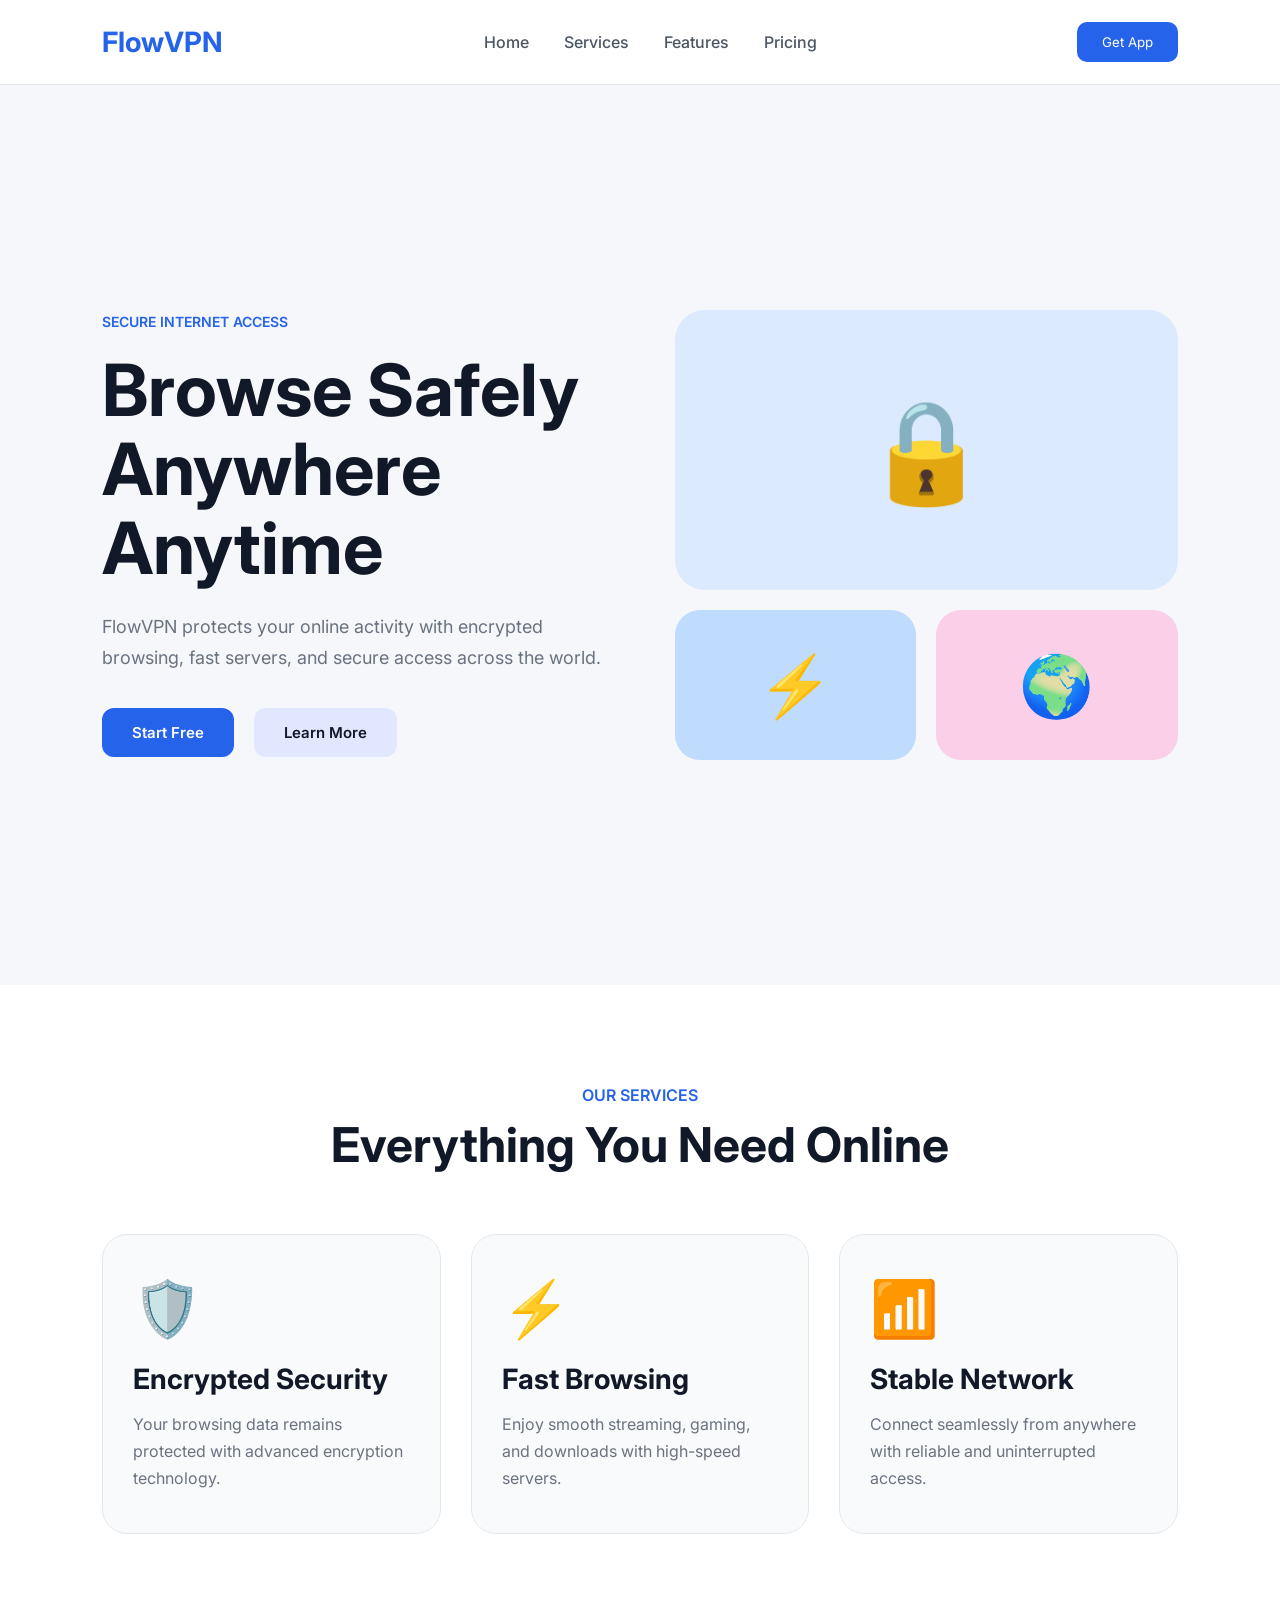
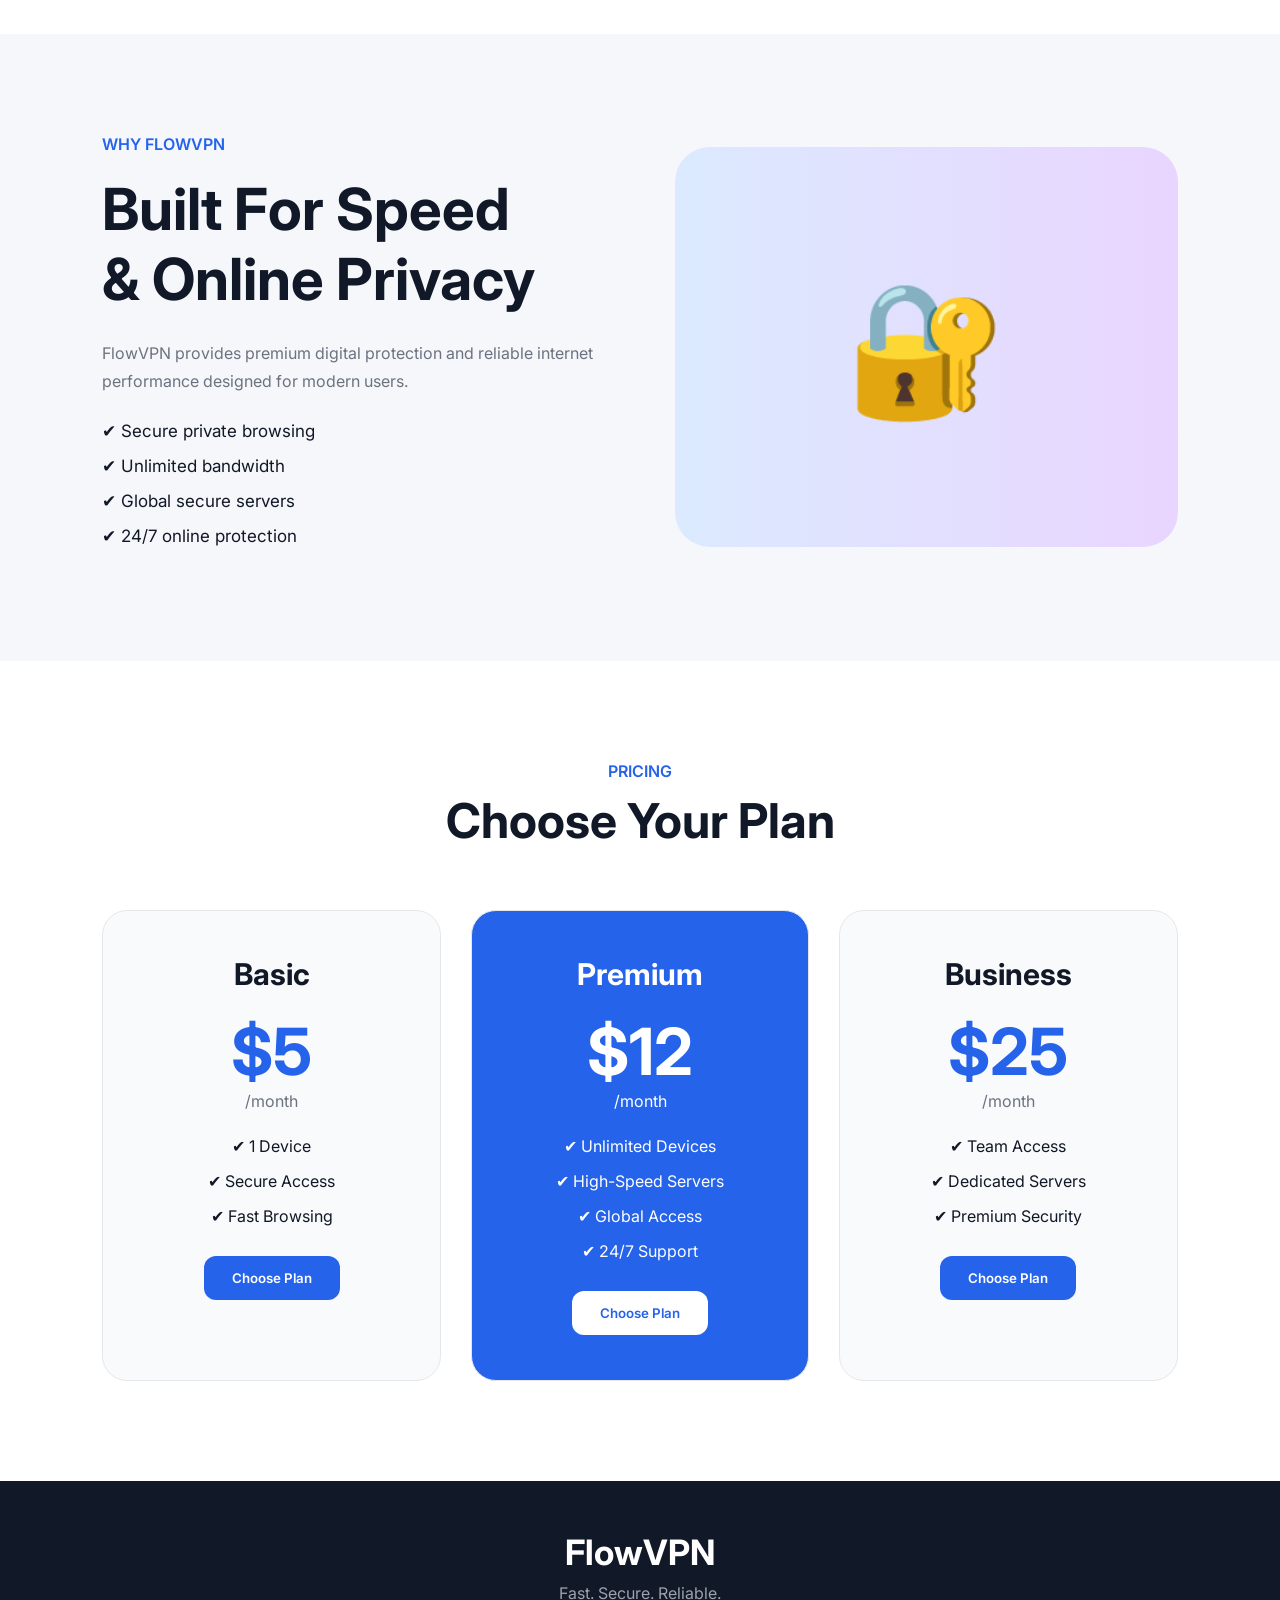
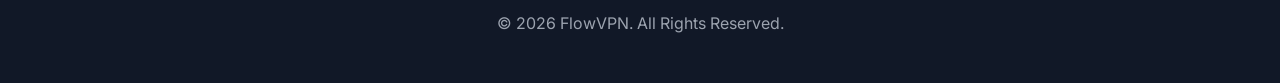
<file: landing page/index.html>
<!DOCTYPE html>
<html lang="en">
<head>
  <meta charset="UTF-8">
  <meta name="viewport" content="width=device-width, initial-scale=1.0">

  <title>FlowVPN</title>

  <link rel="stylesheet" href="style.css">

  <link rel="preconnect" href="https://fonts.googleapis.com">
  <link href="https://fonts.googleapis.com/css2?family=Inter:wght@300;400;500;600;700&display=swap" rel="stylesheet">
</head>

<body>

  <!-- Navbar -->

  <header>

    <div class="logo">FlowVPN</div>

    <nav>

      <a href="#home">Home</a>
      <a href="#services">Services</a>
      <a href="#features">Features</a>
      <a href="#pricing">Pricing</a>

    </nav>

    <button class="nav-btn">Get App</button>

  </header>

  <!-- Home -->

  <section class="hero" id="home">

    <div class="hero-left">

      <p class="tag">SECURE INTERNET ACCESS</p>

      <h1>
        Browse Safely <br>
        Anywhere Anytime
      </h1>

      <p class="hero-text">
        FlowVPN protects your online activity with encrypted
        browsing, fast servers, and secure access across the world.
      </p>

      <div class="hero-buttons">

        <button class="primary-btn">Start Free</button>

        <button class="secondary-btn">Learn More</button>

      </div>

    </div>

    <div class="hero-right">

      <div class="main-card">
        🔒
      </div>

      <div class="small-cards">

        <div class="small-card blue">
          ⚡
        </div>

        <div class="small-card pink">
          🌍
        </div>

      </div>

    </div>

  </section>

  <!-- Services -->

  <section class="services" id="services">

    <div class="section-title">
      <p>OUR SERVICES</p>
      <h2>Everything You Need Online</h2>
    </div>

    <div class="service-container">

      <div class="service-box">

        <div class="service-icon">🛡️</div>

        <h3>Encrypted Security</h3>

        <p>
          Your browsing data remains protected with advanced
          encryption technology.
        </p>

      </div>

      <div class="service-box">

        <div class="service-icon">⚡</div>

        <h3>Fast Browsing</h3>

        <p>
          Enjoy smooth streaming, gaming, and downloads
          with high-speed servers.
        </p>

      </div>

      <div class="service-box">

        <div class="service-icon">📶</div>

        <h3>Stable Network</h3>

        <p>
          Connect seamlessly from anywhere with reliable
          and uninterrupted access.
        </p>

      </div>

    </div>

  </section>

  <!-- Features -->

  <section class="features" id="features">

    <div class="feature-left">

      <p class="feature-tag">WHY FLOWVPN</p>

      <h2>
        Built For Speed <br>
        & Online Privacy
      </h2>

      <p class="feature-text">
        FlowVPN provides premium digital protection and
        reliable internet performance designed for modern users.
      </p>

      <ul>

        <li>✔ Secure private browsing</li>
        <li>✔ Unlimited bandwidth</li>
        <li>✔ Global secure servers</li>
        <li>✔ 24/7 online protection</li>

      </ul>

    </div>

    <div class="feature-right">

      <div class="feature-card">
        🔐
      </div>

    </div>

  </section>

  <!-- Pricing -->

  <section class="pricing" id="pricing">

    <div class="section-title">

      <p>PRICING</p>

      <h2>Choose Your Plan</h2>

    </div>

    <div class="pricing-container">

      <div class="price-card">

        <h3>Basic</h3>

        <h1>$5</h1>

        <p>/month</p>

        <ul>
          <li>✔ 1 Device</li>
          <li>✔ Secure Access</li>
          <li>✔ Fast Browsing</li>
        </ul>

        <button>Choose Plan</button>

      </div>

      <div class="price-card active">

        <h3>Premium</h3>

        <h1>$12</h1>

        <p>/month</p>

        <ul>
          <li>✔ Unlimited Devices</li>
          <li>✔ High-Speed Servers</li>
          <li>✔ Global Access</li>
          <li>✔ 24/7 Support</li>
        </ul>

        <button>Choose Plan</button>

      </div>

      <div class="price-card">

        <h3>Business</h3>

        <h1>$25</h1>

        <p>/month</p>

        <ul>
          <li>✔ Team Access</li>
          <li>✔ Dedicated Servers</li>
          <li>✔ Premium Security</li>
        </ul>

        <button>Choose Plan</button>

      </div>

    </div>

  </section>

  <!-- Footer -->

  <footer>

    <h2>FlowVPN</h2>

    <p>Fast. Secure. Reliable.</p>

    <p class="copy">
      © 2026 FlowVPN. All Rights Reserved.
    </p>

  </footer>

</body>
</html>
</file>
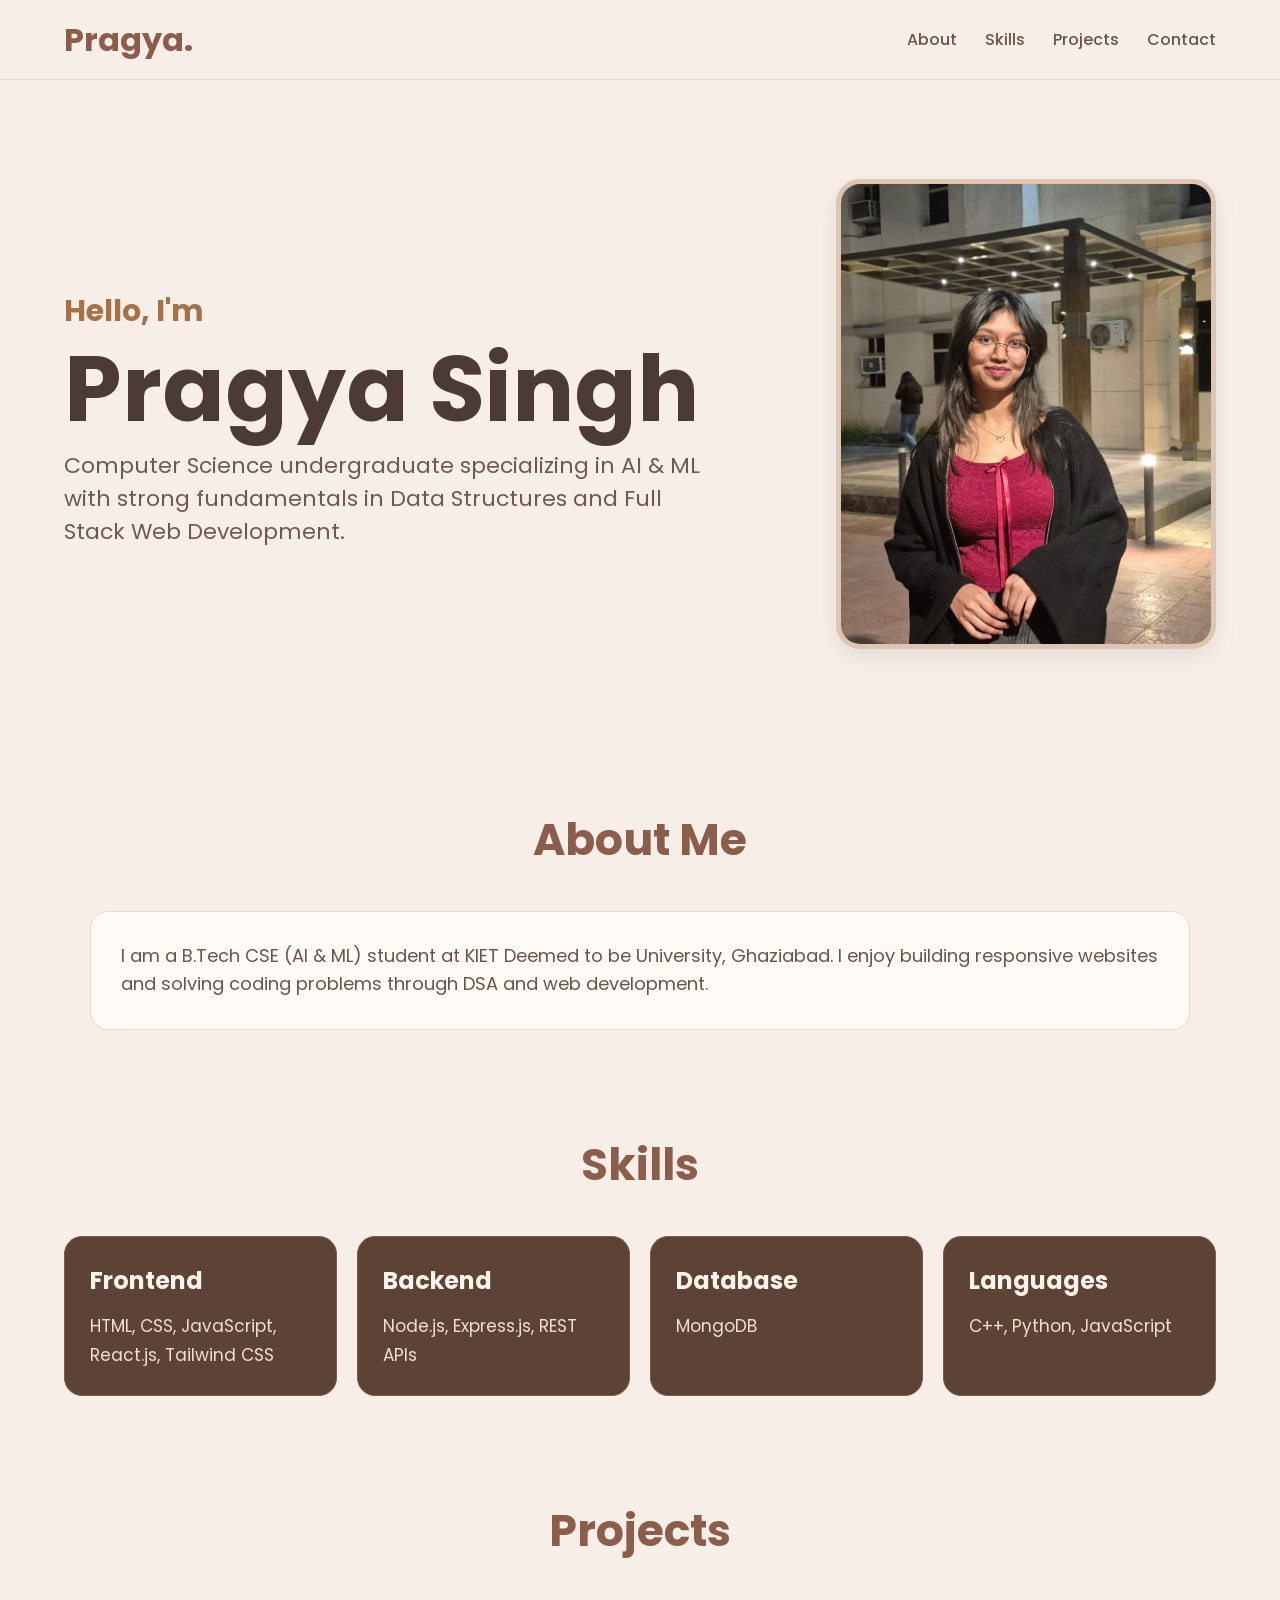
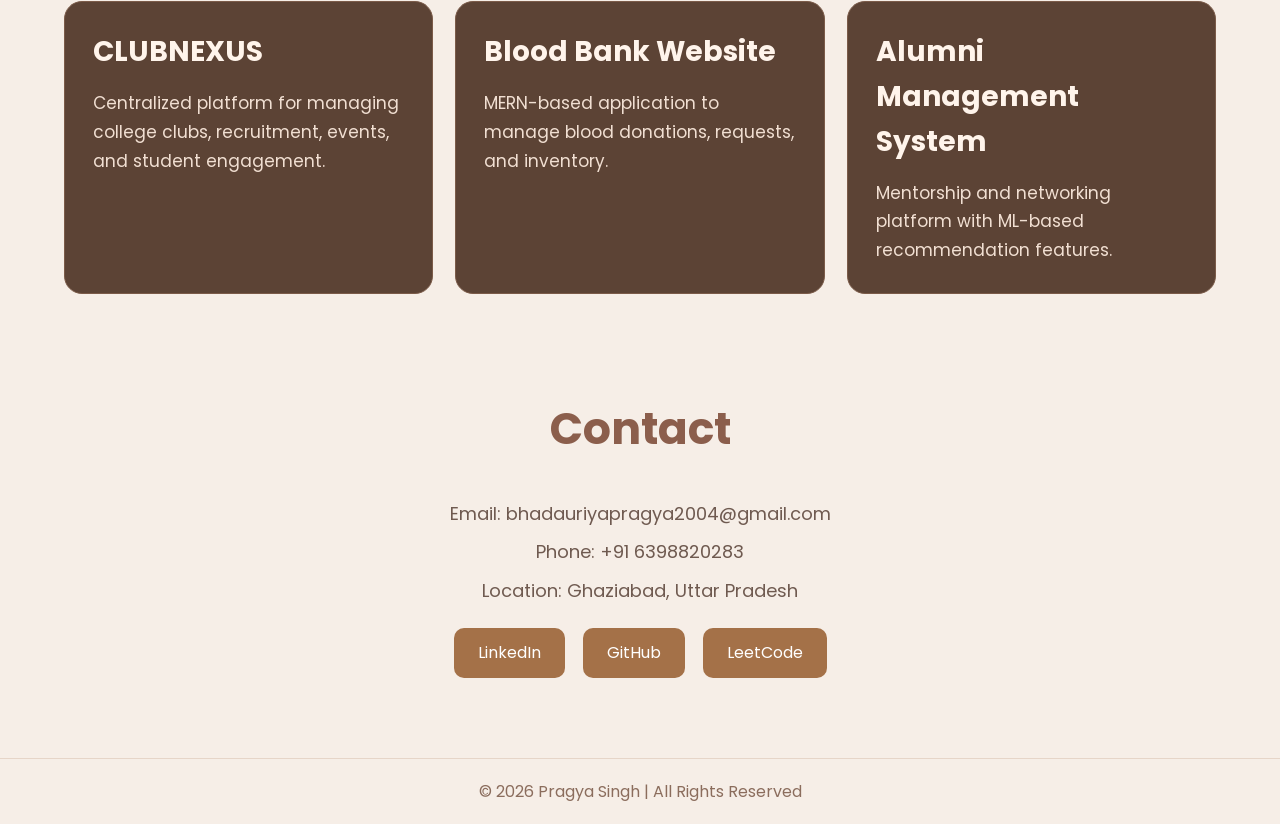
<file: portfolio/index.html>
<!DOCTYPE html>
<html lang="en">
<head>
  <meta charset="UTF-8">
  <meta name="viewport" content="width=device-width, initial-scale=1.0">

  <title>Pragya Portfolio</title>

  <link rel="stylesheet" href="style.css">

  <link rel="preconnect" href="https://fonts.googleapis.com">

  <link href="https://fonts.googleapis.com/css2?family=Poppins:wght@300;400;500;600;700&display=swap" rel="stylesheet">
</head>

<body>

  <!-- Navbar -->

  <nav>

    <div class="nav-content">

      <div class="logo">
        Pragya.
      </div>

      <div class="nav-links">

        <a href="#about">About</a>

        <a href="#skills">Skills</a>

        <a href="#projects">Projects</a>

        <a href="#contact">Contact</a>

      </div>

    </div>

  </nav>

  <!-- Hero Section -->

  <section class="hero">

    <div class="hero-content">

      <div class="hero-text">

        <h3>Hello, I'm</h3>

        <h1>Pragya Singh</h1>

        <p>
          Computer Science undergraduate specializing in AI & ML
          with strong fundamentals in Data Structures and
          Full Stack Web Development.
        </p>

      </div>

      <div class="hero-image">

        <!-- ADD YOUR IMAGE NAME HERE -->

        <img src="image/pragya.jpeg" alt="Pragya Singh">

      </div>

    </div>

  </section>

  <!-- About -->

  <section id="about">

    <h2 class="section-title">About Me</h2>

    <div class="about-box">

      <p>
        I am a B.Tech CSE (AI & ML) student at KIET Deemed to be University,
        Ghaziabad. I enjoy building responsive websites and solving
        coding problems through DSA and web development.
      </p>

    </div>

  </section>

  <!-- Skills -->

  <section id="skills">

    <h2 class="section-title">Skills</h2>

    <div class="skills-grid">

      <div class="skill-card">

        <h3>Frontend</h3>

        <p>
          HTML, CSS, JavaScript, React.js, Tailwind CSS
        </p>

      </div>

      <div class="skill-card">

        <h3>Backend</h3>

        <p>
          Node.js, Express.js, REST APIs
        </p>

      </div>

      <div class="skill-card">

        <h3>Database</h3>

        <p>
          MongoDB
        </p>

      </div>

      <div class="skill-card">

        <h3>Languages</h3>

        <p>
          C++, Python, JavaScript
        </p>

      </div>

    </div>

  </section>

  <!-- Projects -->

  <section id="projects">

    <h2 class="section-title">Projects</h2>

    <div class="projects-grid">

      <div class="project-card">

        <h3>CLUBNEXUS</h3>

        <p>
          Centralized platform for managing college clubs,
          recruitment, events, and student engagement.
        </p>

      </div>

      <div class="project-card">

        <h3>Blood Bank Website</h3>

        <p>
          MERN-based application to manage blood donations,
          requests, and inventory.
        </p>

      </div>

      <div class="project-card">

        <h3>Alumni Management System</h3>

        <p>
          Mentorship and networking platform with ML-based
          recommendation features.
        </p>

      </div>

    </div>

  </section>

  <!-- Contact -->

  <section id="contact" class="contact">

    <h2 class="section-title">Contact</h2>

    <p>Email: bhadauriyapragya2004@gmail.com</p>

    <p>Phone: +91 6398820283</p>

    <p>Location: Ghaziabad, Uttar Pradesh</p>

    <div class="socials">

      <a href="#">LinkedIn</a>

      <a href="#">GitHub</a>

      <a href="#">LeetCode</a>

    </div>

  </section>

  <!-- Footer -->

  <footer>

    © 2026 Pragya Singh | All Rights Reserved

  </footer>

</body>
</html>
</file>
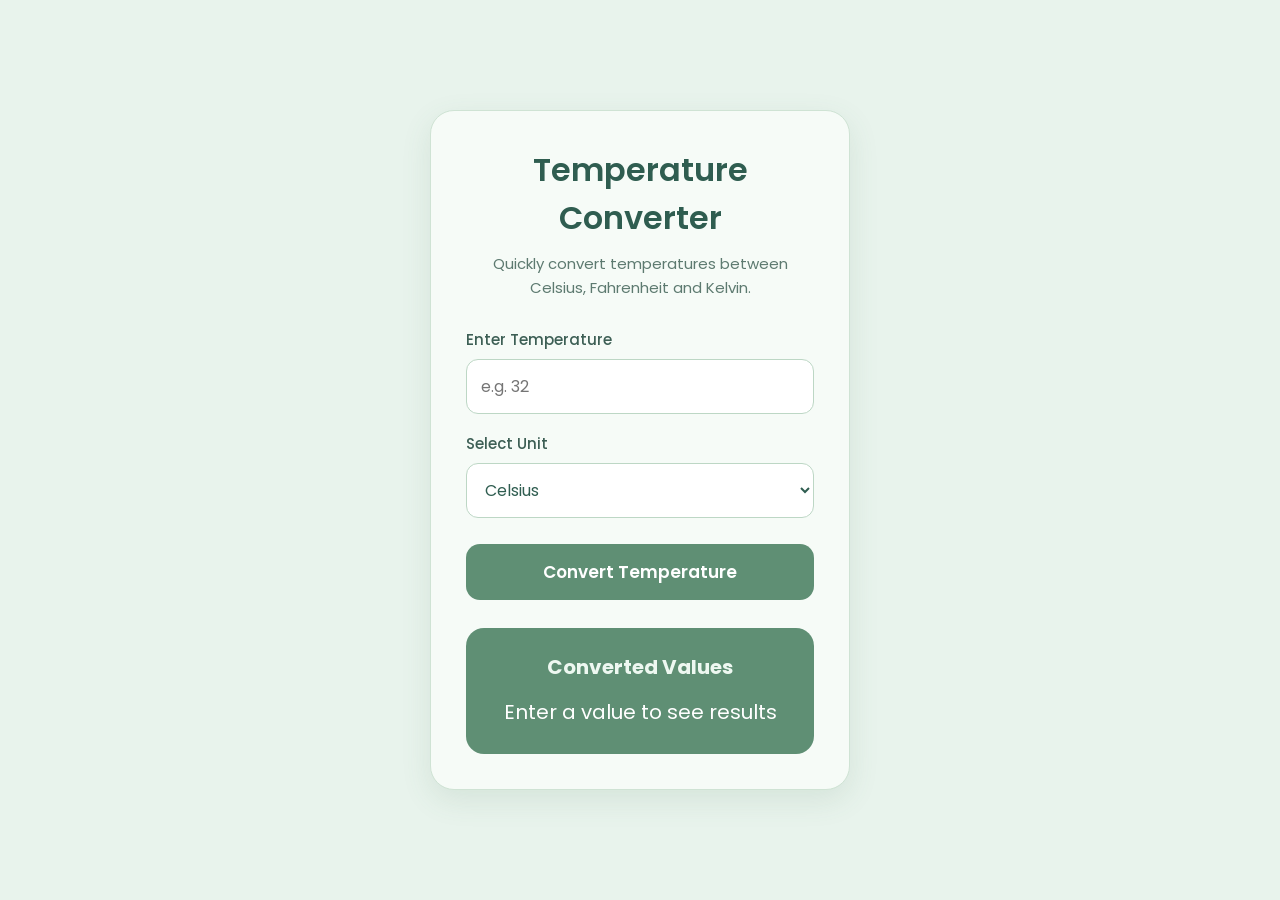
<file: temp convertor/index.html>
<!DOCTYPE html>
<html lang="en">
<head>
  <meta charset="UTF-8" />
  <meta name="viewport" content="width=device-width, initial-scale=1.0"/>
  <title>Temperature Converter</title>

  <link rel="stylesheet" href="style.css">

  <link rel="preconnect" href="https://fonts.googleapis.com">
  <link href="https://fonts.googleapis.com/css2?family=Poppins:wght@300;400;500;600&display=swap" rel="stylesheet">
</head>

<body>

  <div class="card">

    <h1>Temperature Converter</h1>

    <p class="subtitle">
      Quickly convert temperatures between Celsius,
      Fahrenheit and Kelvin.
    </p>

    <div class="input-section">

      <div class="input-box">

        <label>Enter Temperature</label>

        <input
          type="number"
          id="temperature"
          placeholder="e.g. 32"
        >

      </div>

      <div class="input-box">

        <label>Select Unit</label>

        <select id="unit">

          <option value="celsius">Celsius</option>

          <option value="fahrenheit">Fahrenheit</option>

          <option value="kelvin">Kelvin</option>

        </select>

      </div>

    </div>

    <button onclick="convertTemperature()">
      Convert Temperature
    </button>

    <div class="result">

      <h2>Converted Values</h2>

      <p id="result">
        Enter a value to see results
      </p>

    </div>

  </div>

  <script src="script.js"></script>

</body>
</html>
</file>
<file: landing page/style.css>
*{
    margin:0;
    padding:0;
    box-sizing:border-box;
    font-family:'Inter', sans-serif;
    scroll-behavior:smooth;
}

body{
    background:#f5f7fb;
    color:#111827;
}

/* ---------- Header ---------- */

header{
    width:100%;
    padding:22px 8%;
    background:white;
    display:flex;
    justify-content:space-between;
    align-items:center;
    position:sticky;
    top:0;
    z-index:1000;
    border-bottom:1px solid #e5e7eb;
}

.logo{
    font-size:28px;
    font-weight:700;
    color:#2563eb;
}

nav{
    display:flex;
    gap:35px;
}

nav a{
    text-decoration:none;
    color:#4b5563;
    font-weight:500;
    transition:0.3s;
}

nav a:hover{
    color:#2563eb;
}

.nav-btn{
    background:#2563eb;
    color:white;
    border:none;
    padding:12px 25px;
    border-radius:10px;
    cursor:pointer;
}

/* ---------- Hero ---------- */

.hero{
    min-height:100vh;
    padding:80px 8%;
    display:flex;
    justify-content:space-between;
    align-items:center;
    gap:70px;
    flex-wrap:wrap;
}

.hero-left{
    flex:1;
}

.tag{
    color:#2563eb;
    font-size:14px;
    font-weight:600;
    margin-bottom:20px;
}

.hero-left h1{
    font-size:72px;
    line-height:1.1;
    margin-bottom:25px;
}

.hero-text{
    color:#6b7280;
    font-size:18px;
    line-height:1.7;
    max-width:600px;
}

.hero-buttons{
    margin-top:35px;
    display:flex;
    gap:20px;
}

.primary-btn,
.secondary-btn{
    padding:15px 30px;
    border:none;
    border-radius:12px;
    cursor:pointer;
    font-size:15px;
    font-weight:600;
}

.primary-btn{
    background:#2563eb;
    color:white;
}

.secondary-btn{
    background:#e0e7ff;
    color:#111827;
}

.hero-right{
    flex:1;
}

.main-card{
    height:280px;
    background:#dbeafe;
    border-radius:30px;
    display:flex;
    justify-content:center;
    align-items:center;
    font-size:100px;
    margin-bottom:20px;
}

.small-cards{
    display:flex;
    gap:20px;
}

.small-card{
    flex:1;
    height:150px;
    border-radius:25px;
    display:flex;
    justify-content:center;
    align-items:center;
    font-size:60px;
}

.blue{
    background:#bfdbfe;
}

.pink{
    background:#fbcfe8;
}

/* ---------- Common ---------- */

.section-title{
    text-align:center;
    margin-bottom:60px;
}

.section-title p{
    color:#2563eb;
    font-weight:600;
    margin-bottom:10px;
}

.section-title h2{
    font-size:48px;
}

/* ---------- Services ---------- */

.services{
    padding:100px 8%;
    background:white;
}

.service-container{
    display:grid;
    grid-template-columns:repeat(auto-fit,minmax(250px,1fr));
    gap:30px;
}

.service-box{
    background:#f9fafb;
    padding:40px 30px;
    border-radius:25px;
    transition:0.3s;
    border:1px solid #e5e7eb;
}

.service-box:hover{
    transform:translateY(-8px);
}

.service-icon{
    font-size:55px;
    margin-bottom:20px;
}

.service-box h3{
    font-size:28px;
    margin-bottom:15px;
}

.service-box p{
    color:#6b7280;
    line-height:1.7;
}

/* ---------- Features ---------- */

.features{
    padding:100px 8%;
    display:flex;
    justify-content:space-between;
    align-items:center;
    gap:70px;
    flex-wrap:wrap;
}

.feature-left{
    flex:1;
}

.feature-tag{
    color:#2563eb;
    font-weight:600;
    margin-bottom:20px;
}

.feature-left h2{
    font-size:58px;
    margin-bottom:25px;
}

.feature-text{
    color:#6b7280;
    line-height:1.8;
    margin-bottom:25px;
}

.feature-left ul{
    list-style:none;
}

.feature-left ul li{
    margin-bottom:15px;
    font-size:17px;
}

.feature-right{
    flex:1;
}

.feature-card{
    height:400px;
    background:linear-gradient(to right,#dbeafe,#e9d5ff);
    border-radius:35px;
    display:flex;
    justify-content:center;
    align-items:center;
    font-size:130px;
}

/* ---------- Pricing ---------- */

.pricing{
    padding:100px 8%;
    background:white;
}

.pricing-container{
    display:grid;
    grid-template-columns:repeat(auto-fit,minmax(280px,1fr));
    gap:30px;
}

.price-card{
    background:#f9fafb;
    padding:45px 35px;
    border-radius:25px;
    text-align:center;
    border:1px solid #e5e7eb;
}

.price-card h3{
    font-size:30px;
    margin-bottom:20px;
}

.price-card h1{
    font-size:65px;
    color:#2563eb;
}

.price-card p{
    color:#6b7280;
    margin-bottom:25px;
}

.price-card ul{
    list-style:none;
    margin-bottom:30px;
}

.price-card ul li{
    margin-bottom:15px;
}

.price-card button{
    background:#2563eb;
    color:white;
    border:none;
    padding:14px 28px;
    border-radius:12px;
    cursor:pointer;
    font-weight:600;
}

.active{
    background:#2563eb;
    color:white;
}

.active h1,
.active p{
    color:white;
}

.active button{
    background:white;
    color:#2563eb;
}

/* ---------- Footer ---------- */

footer{
    background:#111827;
    color:white;
    text-align:center;
    padding:50px 20px;
}

footer h2{
    font-size:35px;
    margin-bottom:10px;
}

footer p{
    color:#9ca3af;
    margin-top:10px;
}

/* ---------- Responsive ---------- */

@media(max-width:900px){

    header{
        flex-direction:column;
        gap:20px;
    }

    nav{
        flex-wrap:wrap;
        justify-content:center;
        gap:20px;
    }

    .hero{
        padding-top:50px;
    }

    .hero-left h1{
        font-size:52px;
    }

    .feature-left h2{
        font-size:42px;
    }

    .section-title h2{
        font-size:38px;
    }
}
</file>
<file: portfolio/style.css>
*{
    margin:0;
    padding:0;
    box-sizing:border-box;
    scroll-behavior:smooth;
    font-family:'Poppins', sans-serif;
}

body{
    background:#f6eee7;
    color:#4b3b34;
    line-height:1.6;
}

/* ---------- Navbar ---------- */

nav{
    width:100%;
    padding:14px 0;
    position:sticky;
    top:0;
    background:#f6eee7;
    border-bottom:1px solid #e6d5c8;
    z-index:1000;
}

.nav-content{
    width:90%;
    max-width:1200px;
    margin:auto;
    display:flex;
    justify-content:space-between;
    align-items:center;
}

.logo{
    font-size:32px;
    font-weight:700;
    color:#8b5e4c;
}

.nav-links{
    display:flex;
    gap:28px;
}

.nav-links a{
    text-decoration:none;
    color:#6b5448;
    font-weight:500;
    transition:0.3s;
}

.nav-links a:hover{
    color:#8b5e4c;
}

/* ---------- Hero ---------- */

.hero{
    min-height:75vh;
    display:flex;
    align-items:center;
    padding:40px 0;
}

.hero-content{
    width:90%;
    max-width:1200px;
    margin:auto;
    display:flex;
    justify-content:space-between;
    align-items:center;
    gap:20px;
    flex-wrap:wrap;
}

.hero-text{
    flex:1;
}

.hero-text h3{
    color:#a47148;
    font-size:30px;
    margin-bottom:8px;
}

.hero-text h1{
    font-size:92px;
    color:#4b3b34;
    margin-bottom:14px;
    line-height:1;
}

.hero-text p{
    max-width:650px;
    color:#6f5a50;
    font-size:22px;
    line-height:1.5;
}

/* ---------- Image ---------- */

.hero-image img{
    width:380px;
    height:470px;
    object-fit:cover;
    object-position:top;
    border-radius:24px;
    border:5px solid #dcc5b2;
    box-shadow:0 8px 25px rgba(0,0,0,0.08);
}

/* ---------- Sections ---------- */

section{
    padding:50px 0;
}

.section-title{
    text-align:center;
    font-size:44px;
    color:#8b5e4c;
    margin-bottom:35px;
}

/* ---------- About ---------- */

.about-box{
    width:90%;
    max-width:1100px;
    margin:auto;
    background:#fffaf6;
    padding:30px;
    border-radius:18px;
    border:1px solid #ead9cc;
    color:#6b5448;
    font-size:18px;
}

/* ---------- Skills ---------- */

/* ---------- Skills ---------- */

.skills-grid{
    width:90%;
    max-width:1200px;
    margin:auto;
    display:grid;
    grid-template-columns:repeat(auto-fit,minmax(220px,1fr));
    gap:20px;
}

.skill-card{
    background:#5c4335;
    padding:25px;
    border-radius:18px;
    border:1px solid #7b5b49;
    transition:0.3s;
}

.skill-card:hover{
    transform:translateY(-5px);
    background:#6b4c3d;
}

.skill-card h3{
    color:#fff4eb;
    margin-bottom:12px;
    font-size:24px;
}

.skill-card p{
    color:#f1dfd2;
    font-size:17px;
    line-height:1.7;
}

/* ---------- Projects ---------- */

.projects-grid{
    width:90%;
    max-width:1200px;
    margin:auto;
    display:grid;
    grid-template-columns:repeat(auto-fit,minmax(280px,1fr));
    gap:22px;
}

.project-card{
    background:#5c4335;
    padding:28px;
    border-radius:18px;
    border:1px solid #7b5b49;
    transition:0.3s;
}

.project-card:hover{
    transform:translateY(-5px);
    background:#6b4c3d;
}

.project-card h3{
    color:#fff4eb;
    margin-bottom:14px;
    font-size:28px;
}

.project-card p{
    color:#f1dfd2;
    font-size:17px;
    line-height:1.7;
}

/* ---------- Contact ---------- */

.contact{
    text-align:center;
}

.contact p{
    color:#6f5a50;
    margin-bottom:10px;
    font-size:18px;
}

.socials{
    margin-top:22px;
    display:flex;
    justify-content:center;
    gap:18px;
    flex-wrap:wrap;
}

.socials a{
    text-decoration:none;
    padding:12px 24px;
    border-radius:10px;
    background:#a47148;
    color:white;
    transition:0.3s;
}

.socials a:hover{
    background:#8b5e3c;
}

/* ---------- Footer ---------- */

footer{
    margin-top:30px;
    text-align:center;
    padding:20px;
    border-top:1px solid #e6d5c8;
    color:#8b6d5d;
}

/* ---------- Responsive ---------- */

@media(max-width:900px){

    .hero{
        min-height:auto;
        padding-top:40px;
    }

    .hero-content{
        flex-direction:column;
        text-align:center;
    }

    .hero-text h1{
        font-size:58px;
    }

    .hero-text h3{
        font-size:24px;
    }

    .hero-text p{
        margin:auto;
        font-size:18px;
    }

    .hero-image img{
        width:280px;
        height:360px;
    }

    .section-title{
        font-size:36px;
    }

    .nav-links{
        gap:16px;
    }
}
</file>
<file: temp convertor/style.css>
*{
    margin:0;
    padding:0;
    box-sizing:border-box;
    font-family:'Poppins', sans-serif;
}

body{
    min-height:100vh;
    display:flex;
    justify-content:center;
    align-items:center;
    background:#e8f3ec;
    padding:20px;
}

/* ---------- Main Card ---------- */

.card{
    width:420px;
    background:#f6fbf7;
    padding:35px;
    border-radius:24px;
    border:1px solid #cfe3d4;
    box-shadow:0 10px 30px rgba(70,120,90,0.12);
}

.card h1{
    font-size:32px;
    color:#2f5d50;
    margin-bottom:10px;
    font-weight:600;
    text-align:center;
}

.subtitle{
    color:#5d7a70;
    font-size:15px;
    line-height:1.6;
    margin-bottom:28px;
    text-align:center;
}

/* ---------- Inputs ---------- */

.input-section{
    display:flex;
    flex-direction:column;
    gap:18px;
}

.input-box label{
    display:block;
    margin-bottom:8px;
    color:#3d5f55;
    font-size:15px;
    font-weight:500;
}

.input-box input,
.input-box select{
    width:100%;
    padding:14px;
    border:1px solid #bdd7c5;
    border-radius:12px;
    font-size:16px;
    outline:none;
    background:#ffffff;
    color:#2f5d50;
    transition:0.3s;
}

.input-box input:focus,
.input-box select:focus{
    border-color:#6ea58b;
    background:#f9fffb;
}

/* ---------- Button ---------- */

button{
    width:100%;
    margin-top:26px;
    padding:15px;
    border:none;
    border-radius:14px;
    background:#5f8f74;
    color:white;
    font-size:17px;
    font-weight:600;
    cursor:pointer;
    transition:0.3s;
}

button:hover{
    background:#4d7b63;
}

/* ---------- Result ---------- */

.result{
    margin-top:28px;
    background:#5f8f74;
    border-radius:18px;
    padding:24px;
    text-align:center;
}

.result h2{
    color:#eef8f1;
    font-size:20px;
    margin-bottom:12px;
}

.result p{
    color:#ffffff;
    font-size:20px;
    line-height:1.8;
}

/* ---------- Responsive ---------- */

@media(max-width:500px){

    .card{
        width:100%;
        padding:25px;
    }

    .card h1{
        font-size:26px;
    }
}
</file>
